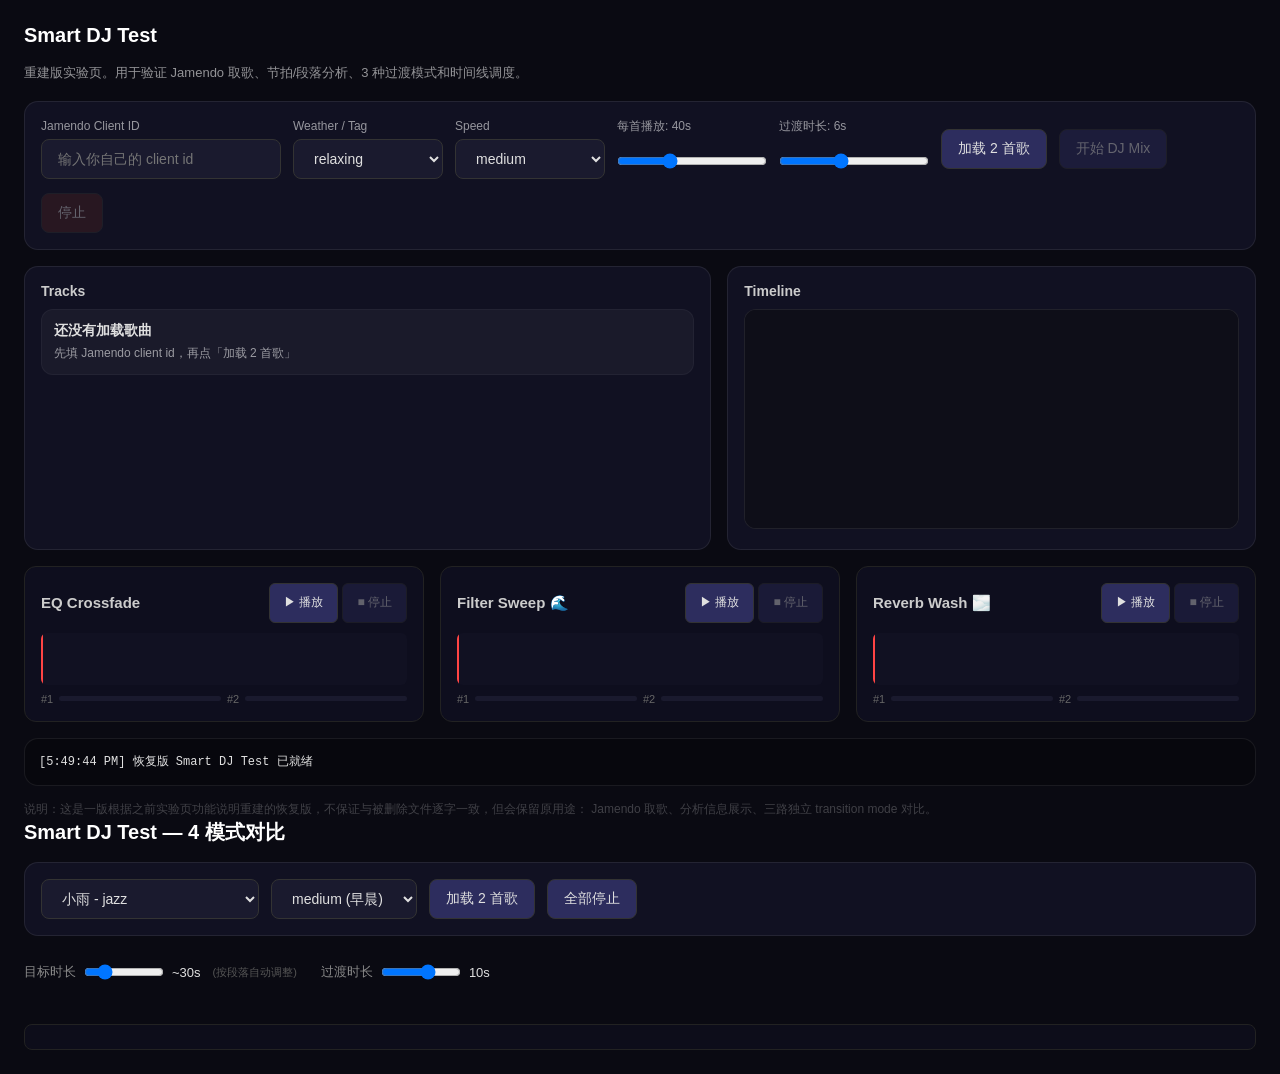
<file: html prototype/dj-test.html>
<!DOCTYPE html>
<html lang="zh-CN">
<head>
<meta charset="UTF-8">
<meta name="viewport" content="width=device-width, initial-scale=1.0">
<title>Vibrise Smart DJ Test</title>
<style>
  * { margin: 0; padding: 0; box-sizing: border-box; }

  :root {
    --bg: #0a0a12;
    --panel: #111122;
    --panel-2: #17172b;
    --line: rgba(255,255,255,0.08);
    --text: rgba(255,255,255,0.94);
    --muted: rgba(255,255,255,0.56);
    --soft: rgba(255,255,255,0.22);
    --accent: #c78a46;
    --accent-2: #89b4ff;
    --danger: #ff6b6b;
    --ok: #7dd3a7;
  }

  body {
    font-family: -apple-system, BlinkMacSystemFont, "Segoe UI", sans-serif;
    background: var(--bg);
    color: var(--text);
    min-height: 100vh;
    padding: 24px;
  }

  h1 {
    font-size: 20px;
    font-weight: 700;
    margin-bottom: 8px;
  }

  .subtitle {
    color: var(--muted);
    font-size: 13px;
    line-height: 1.5;
    margin-bottom: 18px;
  }

  .controls {
    display: flex;
    gap: 12px;
    flex-wrap: wrap;
    align-items: end;
    padding: 16px;
    background: var(--panel);
    border: 1px solid var(--line);
    border-radius: 14px;
    margin-bottom: 16px;
  }

  .field {
    display: flex;
    flex-direction: column;
    gap: 6px;
    min-width: 150px;
  }

  .field label {
    font-size: 12px;
    color: var(--muted);
  }

  select,
  input,
  button {
    height: 40px;
    padding: 0 12px;
    border-radius: 10px;
    border: 1px solid var(--line);
    background: var(--panel-2);
    color: var(--text);
    font-size: 14px;
  }

  input[type="range"] {
    padding: 0;
  }

  button {
    cursor: pointer;
    transition: background 150ms ease, transform 150ms ease, opacity 150ms ease;
  }

  button:hover { background: #212141; }
  button:active { transform: translateY(1px); }
  button:disabled { opacity: 0.45; cursor: not-allowed; }

  .primary {
    background: #2d2d5e;
  }

  .danger {
    background: #4b2020;
  }

  .meta-grid {
    display: grid;
    grid-template-columns: 1.3fr 1fr;
    gap: 16px;
    margin-bottom: 16px;
  }

  .card {
    background: var(--panel);
    border: 1px solid var(--line);
    border-radius: 14px;
    padding: 16px;
  }

  .card h2 {
    font-size: 14px;
    margin-bottom: 10px;
  }

  .track-list {
    display: flex;
    flex-direction: column;
    gap: 10px;
  }

  .track-item {
    display: flex;
    justify-content: space-between;
    gap: 16px;
    padding: 12px;
    border-radius: 12px;
    background: rgba(255,255,255,0.04);
    border: 1px solid rgba(255,255,255,0.04);
  }

  .track-copy {
    min-width: 0;
    flex: 1;
  }

  .track-name {
    font-size: 14px;
    font-weight: 600;
    white-space: nowrap;
    overflow: hidden;
    text-overflow: ellipsis;
  }

  .track-meta {
    margin-top: 4px;
    font-size: 12px;
    color: var(--muted);
    line-height: 1.5;
  }

  .track-analysis {
    font-family: ui-monospace, SFMono-Regular, Menlo, monospace;
    font-size: 11px;
    color: #c9d5ff;
    text-align: right;
    line-height: 1.5;
    white-space: nowrap;
  }

  .timeline {
    width: 100%;
    height: 220px;
    background: #0e0e18;
    border-radius: 12px;
    border: 1px solid var(--line);
  }

  .players-grid {
    display: grid;
    grid-template-columns: repeat(3, minmax(0, 1fr));
    gap: 16px;
    margin-bottom: 16px;
  }

  .player-panel {
    background: var(--panel);
    border: 1px solid var(--line);
    border-radius: 14px;
    padding: 16px;
  }

  .player-head {
    display: flex;
    justify-content: space-between;
    gap: 12px;
    margin-bottom: 12px;
  }

  .player-title {
    font-size: 14px;
    font-weight: 700;
  }

  .player-badge {
    font-size: 11px;
    color: #111;
    background: var(--accent);
    border-radius: 999px;
    padding: 4px 8px;
    white-space: nowrap;
  }

  .status-row,
  .small-row {
    display: flex;
    justify-content: space-between;
    gap: 12px;
    font-size: 12px;
    line-height: 1.6;
    color: var(--muted);
  }

  .small-row strong,
  .status-row strong {
    color: var(--text);
    font-weight: 600;
  }

  .meter {
    margin: 10px 0;
    height: 8px;
    border-radius: 999px;
    background: rgba(255,255,255,0.06);
    overflow: hidden;
  }

  .meter-bar {
    width: 0%;
    height: 100%;
    background: linear-gradient(90deg, var(--accent), var(--accent-2));
    transition: width 120ms linear;
  }

  .eq-tags {
    display: flex;
    gap: 8px;
    flex-wrap: wrap;
    margin-top: 10px;
  }

  .eq-tag {
    font-size: 11px;
    color: #d7e3ff;
    background: rgba(137,180,255,0.12);
    border: 1px solid rgba(137,180,255,0.14);
    border-radius: 999px;
    padding: 5px 8px;
  }

  .log {
    background: #07070d;
    border: 1px solid var(--line);
    border-radius: 14px;
    padding: 14px;
    font-family: ui-monospace, SFMono-Regular, Menlo, monospace;
    font-size: 12px;
    line-height: 1.55;
    max-height: 260px;
    overflow: auto;
    white-space: pre-wrap;
  }

  .footnote {
    margin-top: 14px;
    color: var(--soft);
    font-size: 12px;
    line-height: 1.6;
  }

  @media (max-width: 1080px) {
    .players-grid,
    .meta-grid {
      grid-template-columns: 1fr;
    }
  }
</style>
</head>
<body>
  <h1>Smart DJ Test</h1>
  <div class="subtitle">
    重建版实验页。用于验证 Jamendo 取歌、节拍/段落分析、3 种过渡模式和时间线调度。
  </div>

  <div class="controls">
    <div class="field" style="min-width:240px;">
      <label for="clientIdInput">Jamendo Client ID</label>
      <input id="clientIdInput" type="text" placeholder="输入你自己的 client id">
    </div>

    <div class="field">
      <label for="tagSelect">Weather / Tag</label>
      <select id="tagSelect">
        <option value="relaxing">relaxing</option>
        <option value="dream">dream</option>
        <option value="calm">calm</option>
        <option value="hopeful">hopeful</option>
        <option value="melancholic">melancholic</option>
        <option value="powerful">powerful</option>
      </select>
    </div>

    <div class="field">
      <label for="speedSelect">Speed</label>
      <select id="speedSelect">
        <option value="verylow">verylow</option>
        <option value="low">low</option>
        <option value="medium" selected>medium</option>
        <option value="high">high</option>
        <option value="veryhigh">veryhigh</option>
      </select>
    </div>

    <div class="field">
      <label for="segmentRange">每首播放: <span id="segmentValue">40</span>s</label>
      <input id="segmentRange" type="range" min="15" max="90" value="40">
    </div>

    <div class="field">
      <label for="transitionRange">过渡时长: <span id="transitionValue">6</span>s</label>
      <input id="transitionRange" type="range" min="2" max="12" value="6">
    </div>

    <button id="loadBtn" class="primary" type="button">加载 2 首歌</button>
    <button id="startBtn" class="primary" type="button" disabled>开始 DJ Mix</button>
    <button id="stopBtn" class="danger" type="button" disabled>停止</button>
  </div>

  <div class="meta-grid">
    <div class="card">
      <h2>Tracks</h2>
      <div id="trackList" class="track-list"></div>
    </div>
    <div class="card">
      <h2>Timeline</h2>
      <canvas id="timelineCanvas" class="timeline" width="900" height="220"></canvas>
    </div>
  </div>

  <div class="players-grid" id="playersGrid"></div>

  <div class="log" id="logOutput"></div>
  <div class="footnote">
    说明：这是一版根据之前实验页功能说明重建的恢复版，不保证与被删除文件逐字一致，但会保留原用途：
    Jamendo 取歌、分析信息展示、三路独立 transition mode 对比。
  </div>

<script>
(function() {
  var MODES = [
    { id: 'eqCrossfade', title: 'EQ Crossfade', badge: 'Filter + Gain' },
    { id: 'filterSweep', title: 'Filter Sweep', badge: 'Lowpass Sweep' },
    { id: 'reverbWash', title: 'Reverb Wash', badge: 'Wash Simulation' }
  ];

  var KEYS = ['C', 'Cm', 'D', 'Dm', 'E', 'Em', 'F', 'Fm', 'G', 'Gm', 'A', 'Am', 'B', 'Bm'];

  var state = {
    tracks: [],
    players: [],
    logLines: [],
    running: false,
    clientId: localStorage.getItem('vibrise_dj_client_id') || ''
  };

  var els = {
    clientIdInput: document.getElementById('clientIdInput'),
    tagSelect: document.getElementById('tagSelect'),
    speedSelect: document.getElementById('speedSelect'),
    segmentRange: document.getElementById('segmentRange'),
    transitionRange: document.getElementById('transitionRange'),
    segmentValue: document.getElementById('segmentValue'),
    transitionValue: document.getElementById('transitionValue'),
    loadBtn: document.getElementById('loadBtn'),
    startBtn: document.getElementById('startBtn'),
    stopBtn: document.getElementById('stopBtn'),
    trackList: document.getElementById('trackList'),
    timelineCanvas: document.getElementById('timelineCanvas'),
    playersGrid: document.getElementById('playersGrid'),
    logOutput: document.getElementById('logOutput')
  };

  function hashString(str) {
    var hash = 0;
    for (var i = 0; i < str.length; i += 1) {
      hash = ((hash << 5) - hash) + str.charCodeAt(i);
      hash |= 0;
    }
    return Math.abs(hash);
  }

  function log(message) {
    var timestamp = new Date().toLocaleTimeString();
    state.logLines.unshift('[' + timestamp + '] ' + message);
    state.logLines = state.logLines.slice(0, 80);
    els.logOutput.textContent = state.logLines.join('\n');
  }

  function setControlsState() {
    els.startBtn.disabled = state.tracks.length < 2 || state.running;
    els.stopBtn.disabled = !state.running;
    els.loadBtn.disabled = state.running;
  }

  function formatSeconds(value) {
    var mins = Math.floor(value / 60);
    var secs = Math.round(value % 60);
    return mins + ':' + String(secs).padStart(2, '0');
  }

  function randomInt(min, max) {
    return min + Math.floor(Math.random() * (max - min + 1));
  }

  function analyzeTrack(track) {
    var seed = hashString((track.name || '') + '|' + (track.artist_name || '') + '|' + (track.duration || 180));
    var duration = Number(track.duration || 180);
    var bpm = 88 + (seed % 56);
    var key = KEYS[seed % KEYS.length];
    var energy = ((seed % 45) + 45) / 100;
    var bestStart = Math.max(8, Math.round(duration * (0.12 + ((seed % 18) / 100))));
    var sectionStep = Math.max(12, Math.round(duration / 5));
    var sections = [];

    for (var t = 0; t < duration; t += sectionStep) {
      sections.push(t);
    }

    var exitPoints = [];
    var targetBase = Math.min(duration - 8, Math.max(bestStart + 18, Math.round(duration * 0.65)));
    exitPoints.push(targetBase);
    if (targetBase + 12 < duration - 4) exitPoints.push(targetBase + 12);

    return {
      bpm: bpm,
      key: key,
      energy: energy,
      sections: sections,
      bestStart: bestStart,
      exitPoints: exitPoints
    };
  }

  function createPlayer(mode) {
    var panel = document.createElement('div');
    panel.className = 'player-panel';
    panel.innerHTML = [
      '<div class="player-head">',
      '  <div class="player-title">' + mode.title + '</div>',
      '  <div class="player-badge">' + mode.badge + '</div>',
      '</div>',
      '<div class="status-row"><span>状态</span><strong data-role="status">Idle</strong></div>',
      '<div class="small-row"><span>当前</span><strong data-role="current">-</strong></div>',
      '<div class="small-row"><span>下一首</span><strong data-role="next">-</strong></div>',
      '<div class="meter"><div class="meter-bar" data-role="meter"></div></div>',
      '<div class="small-row"><span>音量</span><strong data-role="volume">0%</strong></div>',
      '<div class="eq-tags">',
      '  <div class="eq-tag" data-role="bpm">BPM --</div>',
      '  <div class="eq-tag" data-role="key">Key --</div>',
      '  <div class="eq-tag" data-role="section">Section --</div>',
      '</div>'
    ].join('');

    var audioA = new Audio();
    var audioB = new Audio();
    audioA.crossOrigin = 'anonymous';
    audioB.crossOrigin = 'anonymous';
    audioA.preload = 'auto';
    audioB.preload = 'auto';

    var context = new (window.AudioContext || window.webkitAudioContext)();
    var srcA = context.createMediaElementSource(audioA);
    var srcB = context.createMediaElementSource(audioB);
    var gainA = context.createGain();
    var gainB = context.createGain();
    var filterA = context.createBiquadFilter();
    var filterB = context.createBiquadFilter();

    filterA.type = 'lowpass';
    filterB.type = 'lowpass';
    filterA.frequency.value = 22000;
    filterB.frequency.value = 22000;
    gainA.gain.value = 1;
    gainB.gain.value = 0;

    srcA.connect(filterA).connect(gainA).connect(context.destination);
    srcB.connect(filterB).connect(gainB).connect(context.destination);

    return {
      mode: mode,
      panel: panel,
      audioA: audioA,
      audioB: audioB,
      context: context,
      gainA: gainA,
      gainB: gainB,
      filterA: filterA,
      filterB: filterB,
      rafId: 0,
      timers: [],
      active: false,
      currentIndex: 0,
      activeDeck: 'A',
      ui: {
        status: panel.querySelector('[data-role="status"]'),
        current: panel.querySelector('[data-role="current"]'),
        next: panel.querySelector('[data-role="next"]'),
        meter: panel.querySelector('[data-role="meter"]'),
        volume: panel.querySelector('[data-role="volume"]'),
        bpm: panel.querySelector('[data-role="bpm"]'),
        key: panel.querySelector('[data-role="key"]'),
        section: panel.querySelector('[data-role="section"]')
      }
    };
  }

  function renderPlayers() {
    els.playersGrid.innerHTML = '';
    state.players = MODES.map(function(mode) {
      var player = createPlayer(mode);
      els.playersGrid.appendChild(player.panel);
      return player;
    });
  }

  function renderTracks() {
    els.trackList.innerHTML = '';

    if (!state.tracks.length) {
      var empty = document.createElement('div');
      empty.className = 'track-item';
      empty.innerHTML = '<div class="track-copy"><div class="track-name">还没有加载歌曲</div><div class="track-meta">先填 Jamendo client id，再点「加载 2 首歌」</div></div>';
      els.trackList.appendChild(empty);
      return;
    }

    state.tracks.forEach(function(track, index) {
      var item = document.createElement('div');
      item.className = 'track-item';
      item.innerHTML = [
        '<div class="track-copy">',
        '  <div class="track-name">' + (index + 1) + '. ' + escapeHtml(track.name || 'Untitled') + '</div>',
        '  <div class="track-meta">' + escapeHtml(track.artist_name || 'Unknown Artist') + ' · ' + formatSeconds(track.duration || 0) + '</div>',
        '</div>',
        '<div class="track-analysis">',
        '  BPM ' + track.analysis.bpm + '<br>',
        '  Key ' + track.analysis.key + '<br>',
        '  Start ' + track.analysis.bestStart + 's',
        '</div>'
      ].join('');
      els.trackList.appendChild(item);
    });
  }

  function escapeHtml(text) {
    return String(text)
      .replace(/&/g, '&amp;')
      .replace(/</g, '&lt;')
      .replace(/>/g, '&gt;')
      .replace(/"/g, '&quot;')
      .replace(/'/g, '&#39;');
  }

  async function searchJamendo(params) {
    var clientId = els.clientIdInput.value.trim();
    if (!clientId) {
      throw new Error('请先输入 Jamendo client id');
    }

    localStorage.setItem('vibrise_dj_client_id', clientId);
    var query = new URLSearchParams(Object.assign({
      client_id: clientId,
      format: 'json',
      limit: '1',
      include: 'musicinfo',
      imagesize: '400',
      vocalinstrumental: 'instrumental',
      audioformat: 'mp32'
    }, params));

    var res = await fetch('https://api.jamendo.com/v3.0/tracks/?' + query.toString());
    var json = await res.json();
    return json.results && json.results[0] ? json.results[0] : null;
  }

  async function getFullCount(filterParams) {
    var clientId = els.clientIdInput.value.trim();
    var query = new URLSearchParams(Object.assign({
      client_id: clientId,
      format: 'json',
      limit: '1',
      fullcount: 'true',
      vocalinstrumental: 'instrumental'
    }, filterParams));
    var res = await fetch('https://api.jamendo.com/v3.0/tracks/?' + query.toString());
    var json = await res.json();
    return Number((json.headers && json.headers.results_fullcount) || 0);
  }

  async function fetchRandomTracks(count) {
    var tag = els.tagSelect.value;
    var speed = els.speedSelect.value;
    var filterParams = {};
    if (tag) filterParams.fuzzytags = tag;
    if (speed) filterParams.speed = speed;

    var total = await getFullCount(filterParams);
    if (!total) throw new Error('Jamendo 返回结果为空');

    var usedOffsets = new Set();
    var tracks = [];
    var pool = Math.max(1, Math.min(total, 500));
    var maxCount = Math.min(count, pool);

    for (var i = 0; i < maxCount; i += 1) {
      var offset;
      var guard = 0;
      do {
        offset = Math.floor(Math.random() * pool);
        guard += 1;
      } while (usedOffsets.has(offset) && guard < 50);

      usedOffsets.add(offset);
      var track = await searchJamendo(Object.assign({}, filterParams, { offset: String(offset) }));
      if (track) tracks.push(track);
    }

    return tracks;
  }

  function drawTimeline() {
    var canvas = els.timelineCanvas;
    var ctx = canvas.getContext('2d');
    var width = canvas.width;
    var height = canvas.height;

    ctx.clearRect(0, 0, width, height);
    ctx.fillStyle = '#0e0e18';
    ctx.fillRect(0, 0, width, height);

    var padX = 20;
    var rowH = 74;
    var barH = 24;
    var maxTime = 0;
    var segDur = Number(els.segmentRange.value);

    state.tracks.forEach(function(track) {
      var playDur = getAdaptivePlayDuration(track, segDur);
      maxTime += playDur;
    });

    if (!maxTime) return;

    var currentX = padX;
    var usableW = width - padX * 2;

    state.tracks.forEach(function(track, index) {
      var playDur = getAdaptivePlayDuration(track, segDur);
      var w = (playDur / maxTime) * usableW;
      var y = 26 + index * rowH;

      ctx.fillStyle = index === 0 ? '#c78a46' : '#89b4ff';
      ctx.fillRect(currentX, y, w, barH);

      ctx.fillStyle = '#ffffff';
      ctx.font = '12px sans-serif';
      ctx.fillText(track.name || ('Track ' + (index + 1)), currentX, y - 8);

      ctx.fillStyle = 'rgba(255,255,255,0.25)';
      track.analysis.sections.forEach(function(section) {
        var sx = currentX + (section / Math.max(1, track.duration)) * w;
        ctx.fillRect(sx, y, 1, barH);
      });

      currentX += w;
    });

    ctx.strokeStyle = 'rgba(255,255,255,0.12)';
    ctx.beginPath();
    ctx.moveTo(padX, height - 24);
    ctx.lineTo(width - padX, height - 24);
    ctx.stroke();
  }

  function getAdaptivePlayDuration(track, segDur) {
    var minDur = Math.round(segDur * 0.5);
    var maxDur = Math.round(segDur * 1.5);
    var exitPoints = track.analysis.exitPoints || [];
    var best = segDur;

    for (var i = 0; i < exitPoints.length; i += 1) {
      var candidate = exitPoints[i] - track.analysis.bestStart;
      if (candidate >= minDur && candidate <= maxDur) {
        best = candidate;
        break;
      }
    }

    return Math.max(minDur, Math.min(maxDur, best));
  }

  function cancelPlayer(player) {
    player.active = false;
    player.timers.forEach(clearTimeout);
    player.timers = [];
    cancelAnimationFrame(player.rafId);
    [player.audioA, player.audioB].forEach(function(audio) {
      audio.pause();
      audio.removeAttribute('src');
      audio.load();
    });
    player.gainA.gain.value = 1;
    player.gainB.gain.value = 0;
    player.filterA.frequency.value = 22000;
    player.filterB.frequency.value = 22000;
    player.ui.status.textContent = 'Idle';
    player.ui.current.textContent = '-';
    player.ui.next.textContent = '-';
    player.ui.meter.style.width = '0%';
    player.ui.volume.textContent = '0%';
    player.ui.bpm.textContent = 'BPM --';
    player.ui.key.textContent = 'Key --';
    player.ui.section.textContent = 'Section --';
  }

  function stopAll() {
    state.running = false;
    state.players.forEach(cancelPlayer);
    setControlsState();
    log('已停止所有 mode');
  }

  async function ensureAudioReady(player) {
    if (player.context.state === 'suspended') {
      await player.context.resume();
    }
  }

  function updatePlayerMeters(player, track) {
    if (!player.active) return;
    var activeAudio = player.activeDeck === 'A' ? player.audioA : player.audioB;
    var progress = activeAudio.duration ? (activeAudio.currentTime / activeAudio.duration) * 100 : 0;
    var sectionIndex = 0;

    (track.analysis.sections || []).forEach(function(section, index) {
      if (activeAudio.currentTime >= section) sectionIndex = index + 1;
    });

    player.ui.meter.style.width = Math.max(0, Math.min(100, progress)).toFixed(1) + '%';
    var currentGain = player.activeDeck === 'A' ? player.gainA.gain.value : player.gainB.gain.value;
    player.ui.volume.textContent = Math.round(currentGain * 100) + '%';
    player.ui.section.textContent = 'Section ' + sectionIndex;

    player.rafId = requestAnimationFrame(function() {
      updatePlayerMeters(player, track);
    });
  }

  function scheduleCrossfade(player, fromAudio, toAudio, fromGain, toGain, fromFilter, toFilter, transitionMs) {
    var start = performance.now();
    var modeId = player.mode.id;

    function tick(now) {
      if (!player.active) return;
      var t = Math.min(1, (now - start) / transitionMs);
      fromGain.gain.value = 1 - t;
      toGain.gain.value = t;

      if (modeId === 'eqCrossfade') {
        fromFilter.frequency.value = 22000 - (20000 * t);
        toFilter.frequency.value = 400 + (21600 * t);
      } else if (modeId === 'filterSweep') {
        fromFilter.frequency.value = 8000 - (7600 * t);
        toFilter.frequency.value = 300 + (21700 * t);
      } else {
        fromFilter.frequency.value = 14000 - (12000 * t);
        toFilter.frequency.value = 1200 + (18000 * t);
      }

      if (t < 1) {
        requestAnimationFrame(tick);
      }
    }

    requestAnimationFrame(tick);
  }

  async function runPlayer(player) {
    await ensureAudioReady(player);
    player.active = true;
    player.currentIndex = 0;
    player.activeDeck = 'A';
    player.ui.status.textContent = 'Running';

    var trackA = state.tracks[0];
    var trackB = state.tracks[1];
    var segDur = Number(els.segmentRange.value);
    var transitionSec = Number(els.transitionRange.value);

    player.audioA.src = trackA.audio;
    player.audioB.src = trackB.audio;

    player.audioA.currentTime = Math.min(trackA.analysis.bestStart, Math.max(0, (trackA.duration || 0) - 5));
    player.audioB.currentTime = Math.min(trackB.analysis.bestStart, Math.max(0, (trackB.duration || 0) - 5));

    player.ui.current.textContent = trackA.name || 'Track 1';
    player.ui.next.textContent = trackB.name || 'Track 2';
    player.ui.bpm.textContent = 'BPM ' + trackA.analysis.bpm;
    player.ui.key.textContent = 'Key ' + trackA.analysis.key;

    await player.audioA.play();
    log(player.mode.title + ': 开始播放 ' + (trackA.name || 'Track 1'));
    updatePlayerMeters(player, trackA);

    var playDurA = getAdaptivePlayDuration(trackA, segDur);
    var playDurB = getAdaptivePlayDuration(trackB, segDur);
    var crossfadeDelay = Math.max(1, playDurA - transitionSec) * 1000;

    player.timers.push(setTimeout(async function() {
      if (!player.active) return;
      player.activeDeck = 'B';
      player.ui.current.textContent = trackB.name || 'Track 2';
      player.ui.next.textContent = '-';
      player.ui.bpm.textContent = 'BPM ' + trackB.analysis.bpm;
      player.ui.key.textContent = 'Key ' + trackB.analysis.key;

      try {
        await player.audioB.play();
      } catch (error) {
        log(player.mode.title + ': 第二首播放失败 - ' + error.message);
      }

      log(player.mode.title + ': 进入过渡');
      scheduleCrossfade(
        player,
        player.audioA,
        player.audioB,
        player.gainA,
        player.gainB,
        player.filterA,
        player.filterB,
        transitionSec * 1000
      );

      player.timers.push(setTimeout(function() {
        if (!player.active) return;
        player.audioA.pause();
        player.audioA.currentTime = 0;
        updatePlayerMeters(player, trackB);
        log(player.mode.title + ': 切到第二首');
      }, transitionSec * 1000));
    }, crossfadeDelay));

    player.timers.push(setTimeout(function() {
      if (!player.active) return;
      player.active = false;
      player.ui.status.textContent = 'Finished';
      player.audioB.pause();
      player.ui.meter.style.width = '100%';
      player.ui.volume.textContent = '0%';
      log(player.mode.title + ': 播放完成');

      var allDone = state.players.every(function(item) {
        return !item.active;
      });
      if (allDone) {
        state.running = false;
        setControlsState();
      }
    }, (playDurA + playDurB) * 1000));
  }

  async function loadTracks() {
    try {
      els.loadBtn.disabled = true;
      log('开始从 Jamendo 拉取歌曲...');
      var tracks = await fetchRandomTracks(2);

      if (tracks.length < 2) {
        throw new Error('返回歌曲不足 2 首');
      }

      state.tracks = tracks.map(function(track) {
        track.analysis = analyzeTrack(track);
        return track;
      });

      renderTracks();
      drawTimeline();
      setControlsState();
      log('已加载 2 首歌');
    } catch (error) {
      log('加载失败: ' + error.message);
      alert(error.message);
    } finally {
      els.loadBtn.disabled = false;
    }
  }

  async function startMix() {
    if (state.tracks.length < 2) return;
    stopAll();
    state.running = true;
    setControlsState();
    log('开始 3 路独立对比');

    for (var i = 0; i < state.players.length; i += 1) {
      runPlayer(state.players[i]);
    }
  }

  function bindEvents() {
    els.clientIdInput.value = state.clientId;
    els.segmentRange.addEventListener('input', function() {
      els.segmentValue.textContent = els.segmentRange.value;
      drawTimeline();
    });
    els.transitionRange.addEventListener('input', function() {
      els.transitionValue.textContent = els.transitionRange.value;
    });
    els.loadBtn.addEventListener('click', loadTracks);
    els.startBtn.addEventListener('click', startMix);
    els.stopBtn.addEventListener('click', stopAll);
  }

  renderPlayers();
  renderTracks();
  drawTimeline();
  bindEvents();
  setControlsState();
  log('恢复版 Smart DJ Test 已就绪');
})();
</script>
</body>
</html>
<!DOCTYPE html>
<html lang="zh-CN">
<head>
<meta charset="UTF-8">
<meta name="viewport" content="width=device-width, initial-scale=1.0">
<title>Vibrise Smart DJ Test</title>
<style>
  * { margin: 0; padding: 0; box-sizing: border-box; }
  body {
    font-family: -apple-system, BlinkMacSystemFont, 'Segoe UI', sans-serif;
    background: #0a0a12;
    color: #e0e0e0;
    min-height: 100vh;
    padding: 24px;
  }
  h1 { font-size: 20px; margin-bottom: 16px; color: #fff; }
  h2 { font-size: 15px; margin-bottom: 8px; color: #ccc; }
  .controls {
    display: flex; gap: 12px; flex-wrap: wrap;
    margin-bottom: 16px; align-items: center;
  }
  select, button, input {
    padding: 8px 16px; border-radius: 8px; border: 1px solid #333;
    background: #1a1a2e; color: #e0e0e0; font-size: 14px;
    cursor: pointer;
  }
  button { background: #2d2d5e; }
  button:hover { background: #3d3d7e; }
  button:disabled { opacity: 0.4; cursor: not-allowed; }
  .track-info {
    background: #111122; border-radius: 10px; padding: 12px 16px;
    margin-bottom: 6px; display: flex; justify-content: space-between; align-items: center;
  }
  .track-info .name { font-size: 13px; font-weight: 600; }
  .track-info .meta { font-size: 11px; color: #888; }
  .track-info .bpm { font-size: 12px; color: #5566ff; font-family: monospace; }
  .players-grid {
    display: grid; grid-template-columns: 1fr 1fr 1fr; gap: 16px; margin-top: 16px;
  }
  .player-panel {
    background: #0e0e1e; border: 1px solid #222; border-radius: 12px; padding: 16px;
  }
  .player-panel.playing { border-color: #5566ff; }
  .player-header {
    display: flex; justify-content: space-between; align-items: center; margin-bottom: 10px;
  }
  .player-header h2 { margin: 0; }
  .player-btn { padding: 6px 14px; font-size: 12px; border-radius: 6px; }
  .player-timeline {
    background: #111122; border-radius: 6px; position: relative; height: 52px;
    margin-bottom: 8px; overflow: hidden;
  }
  .tl-track {
    position: absolute; height: 18px; border-radius: 3px; opacity: 0.8;
    display: flex; align-items: center; padding-left: 5px;
    font-size: 9px; color: #fff; font-weight: 600;
  }
  .tl-playhead {
    position: absolute; top: 0; bottom: 0; width: 2px;
    background: #ff4444; z-index: 10; left: 0;
  }
  .meter-row { display: flex; gap: 6px; align-items: center; font-size: 11px; color: #666; margin-top: 4px; }
  .meter-bar { flex: 1; height: 5px; background: #1a1a2e; border-radius: 3px; overflow: hidden; }
  .meter-fill { height: 100%; border-radius: 3px; transition: width 0.1s; }
  .meter-fill.v0 { background: linear-gradient(90deg, #3344aa, #5566ff); }
  .meter-fill.v1 { background: linear-gradient(90deg, #aa4433, #ff6655); }
  .param-group { display: flex; gap: 8px; align-items: center; font-size: 13px; }
  .param-group label { color: #888; }
  .param-group input[type="range"] { width: 80px; }
  #log {
    background: #0d0d1a; border: 1px solid #222; border-radius: 8px;
    padding: 12px; font-family: monospace; font-size: 11px;
    max-height: 180px; overflow-y: auto; line-height: 1.5;
    margin-top: 16px;
  }
  .log-time { color: #555; }
  .log-info { color: #5566ff; }
  .log-warn { color: #ffaa33; }
  .log-ok { color: #33cc66; }
  @media (max-width: 700px) {
    .players-grid { grid-template-columns: 1fr; }
  }
</style>
</head>
<body>

<h1>Smart DJ Test — 4 模式对比</h1>

<div class="controls">
  <select id="tagSelect">
    <option value="happy">晴 - happy</option>
    <option value="lounge+downtempo">多云 - lounge+downtempo</option>
    <option value="chillout">阴天 - chillout</option>
    <option value="atmospheric">雾 - atmospheric</option>
    <option value="lofi+chillhop">毛毛雨 - lofi+chillhop</option>
    <option value="jazz" selected>小雨 - jazz</option>
    <option value="cinematic">大雨 - cinematic</option>
    <option value="soft">小雪 - soft</option>
    <option value="newage">中雪 - newage</option>
    <option value="epic+adventure">雷暴 - epic+adventure</option>
  </select>
  <select id="speedSelect">
    <option value="low">low (凌晨)</option>
    <option value="medium" selected>medium (早晨)</option>
    <option value="high">high (白天)</option>
  </select>
  <button id="btnLoad" onclick="loadTracks()">加载 2 首歌</button>
  <button onclick="stopAll()">全部停止</button>
</div>

<div class="param-group" style="margin-bottom: 12px;">
  <label>目标时长</label>
  <input type="range" id="segDuration" min="15" max="90" value="30">
  <span id="segDurationVal">~30s</span>
  <span style="color:#555; font-size:11px; margin-left:4px;">(按段落自动调整)</span>
  <label style="margin-left: 16px;">过渡时长</label>
  <input type="range" id="fadeDuration" min="2" max="15" value="10">
  <span id="fadeDurationVal">10s</span>
</div>

<div id="trackInfoArea"></div>

<div class="players-grid" id="playersGrid"></div>

<div id="log"></div>

<script>
const CID = '8e61e407';
const API = 'https://api.jamendo.com/v3.0/tracks/';

let audioCtx = null;
let songData = []; // shared song analysis data (2 songs)
const players = {}; // keyed by mode name

const TRANSITION_MODES = ['eqCrossfade', 'filterSweep', 'reverbWash'];
const TRANSITION_LABELS = {
  eqCrossfade: 'EQ Crossfade',
  filterSweep: 'Filter Sweep 🌊',
  reverbWash: 'Reverb Wash 🌫️',
};

document.getElementById('segDuration').oninput = e => {
  document.getElementById('segDurationVal').textContent = '~' + e.target.value + 's';
};
document.getElementById('fadeDuration').oninput = e => {
  document.getElementById('fadeDurationVal').textContent = e.target.value + 's';
};

function log(msg, cls = 'info') {
  const el = document.getElementById('log');
  const now = new Date().toLocaleTimeString('en', { hour12: false });
  el.innerHTML += `<div><span class="log-time">[${now}]</span> <span class="log-${cls}">${msg}</span></div>`;
  el.scrollTop = el.scrollHeight;
}

// ====== FETCH ======
async function fetchTracks(tag, speed, count = 10) {
  const total = await fetch(`${API}?client_id=${CID}&format=json&limit=1&fullcount=true&vocalinstrumental=instrumental&durationbetween=60_600&fuzzytags=${tag}&speed=${speed}`)
    .then(r => r.json()).then(d => d.headers?.results_fullcount || 100);
  log(`池子大小: ${total} 首 (tag=${tag}, speed=${speed})`);
  const songs = [];
  const usedOffsets = new Set();
  for (let i = 0; i < count; i++) {
    let offset;
    do { offset = Math.floor(Math.random() * Math.min(total, 500)); }
    while (usedOffsets.has(offset));
    usedOffsets.add(offset);
    const data = await fetch(`${API}?client_id=${CID}&format=json&limit=1&vocalinstrumental=instrumental&durationbetween=60_600&fuzzytags=${tag}&speed=${speed}&audioformat=mp32&imagesize=200&offset=${offset}`)
      .then(r => r.json());
    if (data.results?.[0]) songs.push(data.results[0]);
  }
  return songs;
}

// ====== ANALYSIS (unchanged) ======
async function analyzeTrack(url, totalDuration) {
  try {
    const resp = await fetch(url, { headers: { 'Range': 'bytes=0-524287' } });
    const arrayBuf = await resp.arrayBuffer();
    const offCtx = new OfflineAudioContext(1, 44100 * 30, 44100);
    const audioBuf = await offCtx.decodeAudioData(arrayBuf);
    const raw = audioBuf.getChannelData(0);
    const sr = audioBuf.sampleRate;
    const decodedSecs = raw.length / sr;

    const bpmData = raw.subarray(0, Math.min(raw.length, sr * 10));
    const winSize = 1024, hop = 1024;
    const numWinBpm = Math.floor((bpmData.length - winSize) / hop);
    const bpmEnergy = new Float32Array(numWinBpm);
    for (let i = 0; i < numWinBpm; i++) {
      let sum = 0; const s = i * hop;
      for (let j = s; j < s + winSize; j++) sum += bpmData[j] * bpmData[j];
      bpmEnergy[i] = sum / winSize;
    }
    const minBPM = 60, maxBPM = 180;
    const minLag = Math.floor(60 / maxBPM * sr / hop);
    const maxLag = Math.floor(60 / minBPM * sr / hop);
    let bestLag = minLag, bestCorr = -Infinity;
    for (let lag = minLag; lag <= Math.min(maxLag, bpmEnergy.length - 1); lag++) {
      let corr = 0; const n = Math.min(bpmEnergy.length - lag, 800);
      for (let i = 0; i < n; i++) corr += bpmEnergy[i] * bpmEnergy[i + lag];
      if (corr > bestCorr) { bestCorr = corr; bestLag = lag; }
    }
    let bpm = 60 / (bestLag * hop / sr);
    while (bpm > 140) bpm /= 2;
    while (bpm < 70) bpm *= 2;
    bpm = Math.round(bpm);

    const secHop = 8192;
    const numWinFull = Math.floor((raw.length - secHop) / secHop);
    if (numWinFull < 2) {
      const avgE = bpmEnergy.reduce((a, b) => a + b, 0) / bpmEnergy.length;
      return { bpm, energy: avgE, sections: [], bestStart: totalDuration * 0.15, cutPoints: [], beatOffset: 0, key: { root: 0, mode: 'major', name: 'C' } };
    }
    const fullEnergy = new Float32Array(numWinFull);
    for (let i = 0; i < numWinFull; i++) {
      let sum = 0; const s = i * secHop;
      for (let j = s; j < s + secHop; j++) sum += raw[j] * raw[j];
      fullEnergy[i] = sum / secHop;
    }
    const smoothWin = Math.max(1, Math.round(1.5 * sr / secHop));
    const smoothed = new Float32Array(numWinFull);
    for (let i = 0; i < numWinFull; i++) {
      let sum = 0, cnt = 0;
      for (let j = Math.max(0, i - smoothWin); j <= Math.min(numWinFull - 1, i + smoothWin); j++) { sum += fullEnergy[j]; cnt++; }
      smoothed[i] = sum / cnt;
    }
    const avgEnergy = smoothed.reduce((a, b) => a + b, 0) / smoothed.length;
    const threshold = avgEnergy * 0.25;
    const sections = [{ time: 0, energy: smoothed[0] || 0 }];
    for (let i = 1; i < smoothed.length; i++) {
      const diff = Math.abs(smoothed[i] - smoothed[i - 1]);
      if (diff > threshold) {
        const time = (i * secHop) / sr;
        if (time - sections[sections.length - 1].time > 2.5) sections.push({ time, energy: smoothed[i] });
      }
    }
    const scale = totalDuration / decodedSecs;
    const scaledSections = sections.map(s => ({ time: Math.min(s.time * scale, totalDuration), energy: s.energy }));
    const minStart = totalDuration * 0.1;
    let bestStart = totalDuration * 0.15;
    for (const sec of scaledSections) { if (sec.time >= minStart) { bestStart = sec.time; break; } }
    const cutPoints = scaledSections.map(s => s.time).filter(t => t > 0);

    const onsetHop = 512;
    const numOnset = Math.floor((bpmData.length - onsetHop) / onsetHop);
    const onsetEnv = new Float32Array(numOnset);
    for (let i = 0; i < numOnset; i++) { let sum = 0; const s = i * onsetHop; for (let j = s; j < s + onsetHop; j++) sum += Math.abs(bpmData[j]); onsetEnv[i] = sum / onsetHop; }
    const flux = new Float32Array(numOnset);
    for (let i = 1; i < numOnset; i++) flux[i] = Math.max(0, onsetEnv[i] - onsetEnv[i - 1]);
    const fluxMean = flux.reduce((a, b) => a + b, 0) / flux.length;
    const fluxThresh = fluxMean * 1.5;
    const onsets = [];
    for (let i = 1; i < flux.length - 1; i++) {
      if (flux[i] > fluxThresh && flux[i] > flux[i - 1] && flux[i] >= flux[i + 1]) onsets.push(i * onsetHop / sr);
    }
    const beatInterval = 60 / bpm;
    let bestPhase = 0, bestScore = -1;
    for (let p = 0; p < 32; p++) {
      const phase = (p / 32) * beatInterval; let score = 0;
      for (const t of onsets) { const dist = ((t - phase) % beatInterval + beatInterval) % beatInterval; score += Math.max(0, 1 - Math.min(dist, beatInterval - dist) / (beatInterval * 0.25)); }
      if (score > bestScore) { bestScore = score; bestPhase = phase; }
    }

    const keyData = raw.subarray(0, Math.min(raw.length, sr * 8));
    const chroma = new Float64Array(12);
    const noteFreqs = [];
    for (let oct = 2; oct <= 5; oct++) for (let pc = 0; pc < 12; pc++) noteFreqs.push({ pc, freq: 440 * Math.pow(2, (pc - 9) / 12 + (oct - 4)) });
    const blockSize = 4096;
    const numBlocks = Math.floor(keyData.length / blockSize);
    for (let b = 0; b < numBlocks; b++) {
      const block = keyData.subarray(b * blockSize, (b + 1) * blockSize);
      for (const { pc, freq } of noteFreqs) {
        const k = Math.round(freq * blockSize / sr); const w = 2 * Math.PI * k / blockSize; const coeff = 2 * Math.cos(w);
        let s0 = 0, s1 = 0, s2 = 0;
        for (let n = 0; n < blockSize; n++) { s0 = block[n] + coeff * s1 - s2; s2 = s1; s1 = s0; }
        chroma[pc] += s1 * s1 + s2 * s2 - coeff * s1 * s2;
      }
    }
    const chromaMax = Math.max(...chroma) || 1;
    for (let i = 0; i < 12; i++) chroma[i] /= chromaMax;
    const majorProfile = [6.35,2.23,3.48,2.33,4.38,4.09,2.52,5.19,2.39,3.66,2.29,2.88];
    const minorProfile = [6.33,2.68,3.52,5.38,2.60,3.53,2.54,4.75,3.98,2.69,3.34,3.17];
    let bestKeyRoot = 0, bestKeyMode = 'major', bestKeyCorr = -Infinity;
    for (let root = 0; root < 12; root++) {
      for (const [profile, mode] of [[majorProfile, 'major'], [minorProfile, 'minor']]) {
        let sumXY = 0, sumX2 = 0, sumY2 = 0;
        for (let i = 0; i < 12; i++) { const x = chroma[(i + root) % 12]; const y = profile[i]; sumXY += x * y; sumX2 += x * x; sumY2 += y * y; }
        const corr = sumXY / (Math.sqrt(sumX2 * sumY2) || 1);
        if (corr > bestKeyCorr) { bestKeyCorr = corr; bestKeyRoot = root; bestKeyMode = mode; }
      }
    }
    const KEY_NAMES = ['C','C#','D','D#','E','F','F#','G','G#','A','A#','B'];
    const keyName = KEY_NAMES[bestKeyRoot] + (bestKeyMode === 'minor' ? 'm' : '');

    return { bpm, energy: avgEnergy, sections: scaledSections, bestStart, cutPoints, beatOffset: bestPhase, key: { root: bestKeyRoot, mode: bestKeyMode, name: keyName } };
  } catch (e) { return null; }
}

const CAMELOT_MAP = {
  '0minor':1,'7minor':2,'2minor':3,'9minor':4,'4minor':5,'11minor':6,
  '6minor':7,'1minor':8,'8minor':9,'3minor':10,'10minor':11,'5minor':12,
  '3major':1,'10major':2,'5major':3,'0major':4,'7major':5,'2major':6,
  '9major':7,'4major':8,'11major':9,'6major':10,'1major':11,'8major':12,
};
function camelotNum(key) { return CAMELOT_MAP[key.root + key.mode] || 1; }
function camelotLetter(key) { return key.mode === 'minor' ? 'A' : 'B'; }
function keyCompatScore(k1, k2) {
  const n1 = camelotNum(k1), n2 = camelotNum(k2);
  const l1 = camelotLetter(k1), l2 = camelotLetter(k2);
  if (n1 === n2) return 1.0;
  const diff = Math.min(Math.abs(n1 - n2), 12 - Math.abs(n1 - n2));
  if (diff === 1 && l1 === l2) return 0.85;
  if (diff === 1) return 0.6;
  return Math.max(0, 0.5 - diff * 0.08);
}

// ====== LOAD TRACKS (2 songs) ======
async function loadTracks() {
  const tag = document.getElementById('tagSelect').value;
  const speed = document.getElementById('speedSelect').value;
  document.getElementById('btnLoad').disabled = true;
  stopAll();
  songData = [];
  log('拉取候选歌曲 (10首)...', 'warn');
  const candidates = await fetchTracks(tag, speed, 10);
  if (candidates.length < 2) { log('歌曲不足', 'warn'); document.getElementById('btnLoad').disabled = false; return; }

  log(`拉取了 ${candidates.length} 首，正在并行分析...`, 'warn');
  const results = await Promise.all(
    candidates.map(s => analyzeTrack(s.audio, parseInt(s.duration) || 180).then(r => ({ song: s, ...(r || {}) })))
  );
  const analyzed = results.filter(r => r.bpm);
  analyzed.forEach(r => {
    log(`  ${r.song.name}: ${r.bpm} BPM, key=${r.key?.name}, ${r.sections?.length || 0} 段`, 'info');
  });
  if (analyzed.length < 2) { log('分析成功不足 2 首', 'warn'); document.getElementById('btnLoad').disabled = false; return; }

  analyzed.sort((a, b) => a.bpm - b.bpm);
  let bestIdx = 0, bestScore = -Infinity;
  for (let i = 0; i <= analyzed.length - 2; i++) {
    const spread = analyzed[i + 1].bpm - analyzed[i].bpm;
    const bpmScore = Math.max(0, 1 - spread / 30);
    const keyScore = keyCompatScore(analyzed[i].key, analyzed[i + 1].key);
    const score = bpmScore * 0.6 + keyScore * 0.4;
    if (score > bestScore) { bestScore = score; bestIdx = i; }
  }
  const picked = analyzed.slice(bestIdx, bestIdx + 2);
  picked.sort((a, b) => a.energy - b.energy);

  const kc = Math.round(keyCompatScore(picked[0].key, picked[1].key) * 100);
  log(`选出 2 首 (BPM差 ${picked[1].bpm - picked[0].bpm}, 调性 ${kc}%):`, 'ok');
  picked.forEach((p, i) => {
    const level = i === 0 ? '🌙 柔和' : '⚡ 活力';
    log(`  ✓ ${p.song.name}: ${p.bpm} BPM, ${p.key.name}, ${level}`, 'ok');
  });

  songData = picked;
  renderTrackInfo();
  renderPlayers();
  document.getElementById('btnLoad').disabled = false;
  log('准备就绪，点击各播放器的 ▶ 按钮试听', 'ok');
}

function renderTrackInfo() {
  const area = document.getElementById('trackInfoArea');
  area.innerHTML = songData.map((s, i) => {
    const d = parseInt(s.song.duration) || 0;
    const level = i === 0 ? '🌙 柔和' : '⚡ 活力';
    return `<div class="track-info">
      <div><span class="name">#${i+1} ${s.song.name}</span>
      <span class="meta"> · ${s.song.artist_name} · ${Math.floor(d/60)}:${(d%60).toString().padStart(2,'0')} · ${level}</span></div>
      <span class="bpm">${s.bpm} BPM · ${s.key.name}</span>
    </div>`;
  }).join('');
}

function renderPlayers() {
  const grid = document.getElementById('playersGrid');
  grid.innerHTML = '';
  TRANSITION_MODES.forEach(mode => {
    players[mode] = { tracks: [], interval: null, startTime: 0, totalDur: 0 };
    grid.innerHTML += `
      <div class="player-panel" id="panel-${mode}">
        <div class="player-header">
          <h2>${TRANSITION_LABELS[mode]}</h2>
          <div>
            <button class="player-btn" id="play-${mode}" onclick="startPlayer('${mode}')">▶ 播放</button>
            <button class="player-btn" id="stop-${mode}" onclick="stopPlayer('${mode}')" disabled>■ 停止</button>
          </div>
        </div>
        <div class="player-timeline" id="tl-${mode}">
          <div class="tl-playhead" id="ph-${mode}"></div>
        </div>
        <div class="meter-row">
          <span>#1</span>
          <div class="meter-bar"><div class="meter-fill v0" id="v0-${mode}" style="width:0%"></div></div>
          <span>#2</span>
          <div class="meter-bar"><div class="meter-fill v1" id="v1-${mode}" style="width:0%"></div></div>
        </div>
      </div>`;
  });
}

// ====== AUDIO SETUP ======
function initAudioCtx() {
  if (audioCtx) return;
  audioCtx = new (window.AudioContext || window.webkitAudioContext)();
}

function createTrackAudio(songInfo) {
  const audio = new Audio();
  audio.crossOrigin = 'anonymous';
  audio.src = songInfo.audio;
  audio.preload = 'auto';
  const t = { audio, info: songInfo, webAudio: false };
  try {
    t.sourceNode = audioCtx.createMediaElementSource(audio);
    t.gainNode = audioCtx.createGain(); t.gainNode.gain.value = 0;
    t.lowpass = audioCtx.createBiquadFilter(); t.lowpass.type = 'lowpass'; t.lowpass.frequency.value = 20000; t.lowpass.Q.value = 0.7;
    t.highpass = audioCtx.createBiquadFilter(); t.highpass.type = 'highpass'; t.highpass.frequency.value = 20; t.highpass.Q.value = 0.7;
    t.scGain = audioCtx.createGain(); t.scGain.gain.value = 1;
    t.analyser = audioCtx.createAnalyser(); t.analyser.fftSize = 256;
    t.sourceNode.connect(t.lowpass).connect(t.highpass).connect(t.gainNode).connect(t.scGain).connect(t.analyser).connect(audioCtx.destination);
    t.webAudio = true;
  } catch (e) { t.webAudio = false; }
  return t;
}

function waitForCanPlay(audio) {
  return new Promise((resolve, reject) => {
    if (audio.readyState >= 3) return resolve();
    const onReady = () => { cleanup(); resolve(); };
    const onError = () => { cleanup(); reject(new Error('load failed')); };
    const cleanup = () => { audio.removeEventListener('canplay', onReady); audio.removeEventListener('error', onError); };
    audio.addEventListener('canplay', onReady); audio.addEventListener('error', onError);
  });
}

function seekAndWait(audio, time) {
  return new Promise(resolve => {
    audio.currentTime = time;
    if (!audio.seeking) return resolve();
    const onSeeked = () => { audio.removeEventListener('seeked', onSeeked); resolve(); };
    audio.addEventListener('seeked', onSeeked);
  });
}

function resetFilters(t) {
  if (!t.webAudio) return;
  t.lowpass.frequency.cancelScheduledValues(audioCtx.currentTime);
  t.highpass.frequency.cancelScheduledValues(audioCtx.currentTime);
  t.gainNode.gain.cancelScheduledValues(audioCtx.currentTime);
  t.lowpass.frequency.setValueAtTime(20000, audioCtx.currentTime);
  t.highpass.frequency.setValueAtTime(20, audioCtx.currentTime);
  if (t.scGain) { t.scGain.gain.cancelScheduledValues(audioCtx.currentTime); t.scGain.gain.setValueAtTime(1, audioCtx.currentTime); }
}

function smoothRateChange(audio, fromRate, toRate, durationMs) {
  const startTime = performance.now();
  const step = () => {
    const elapsed = performance.now() - startTime;
    const progress = Math.min(elapsed / durationMs, 1);
    const eased = progress * progress * (3 - 2 * progress);
    audio.playbackRate = fromRate + (toRate - fromRate) * eased;
    if (progress < 1) requestAnimationFrame(step);
  };
  requestAnimationFrame(step);
}

// ====== TRANSITION FUNCTIONS ======
function volumeFadeOut(t, duration) {
  const start = t.audio.volume; const st = performance.now();
  const fade = () => { const p = Math.min((performance.now() - st) / 1000 / duration, 1); t.audio.volume = start * (1 - p); if (p < 1) requestAnimationFrame(fade); };
  requestAnimationFrame(fade);
}
function volumeFadeIn(t, duration) {
  t.audio.volume = 0; const st = performance.now();
  const fade = () => { const p = Math.min((performance.now() - st) / 1000 / duration, 1); t.audio.volume = p; if (p < 1) requestAnimationFrame(fade); };
  requestAnimationFrame(fade);
}

function applyEqCrossfade(prev, next, duration) {
  if (!prev.webAudio) { volumeFadeOut(prev, duration); volumeFadeIn(next, duration); return; }
  const now = audioCtx.currentTime;
  prev.lowpass.frequency.setValueAtTime(20000, now); prev.lowpass.frequency.exponentialRampToValueAtTime(200, now + duration * 0.8);
  prev.gainNode.gain.setValueAtTime(prev.gainNode.gain.value || 1, now); prev.gainNode.gain.linearRampToValueAtTime(0, now + duration);
  next.highpass.frequency.setValueAtTime(2000, now); next.highpass.frequency.exponentialRampToValueAtTime(20, now + duration * 0.8);
  next.lowpass.frequency.setValueAtTime(20000, now); next.gainNode.gain.setValueAtTime(0, now); next.gainNode.gain.linearRampToValueAtTime(1, now + duration);
}

function applyFilterSweep(prev, next, duration) {
  if (!prev.webAudio) { volumeFadeOut(prev, duration); volumeFadeIn(next, duration); return; }
  const now = audioCtx.currentTime; const half = duration / 2;
  prev.lowpass.frequency.setValueAtTime(20000, now); prev.lowpass.frequency.exponentialRampToValueAtTime(150, now + half);
  prev.gainNode.gain.setValueAtTime(1, now); prev.gainNode.gain.linearRampToValueAtTime(0, now + half + 0.5);
  next.lowpass.frequency.setValueAtTime(150, now); next.lowpass.frequency.exponentialRampToValueAtTime(20000, now + duration);
  next.highpass.frequency.setValueAtTime(20, now); next.gainNode.gain.setValueAtTime(0.3, now); next.gainNode.gain.linearRampToValueAtTime(1, now + half);
}

function applyReverbWash(prev, next, duration) {
  if (!prev.webAudio) { volumeFadeOut(prev, duration); volumeFadeIn(next, duration); return; }
  const now = audioCtx.currentTime;
  prev.highpass.frequency.setValueAtTime(20, now); prev.highpass.frequency.exponentialRampToValueAtTime(1200, now + duration * 0.6);
  prev.lowpass.frequency.setValueAtTime(20000, now); prev.lowpass.frequency.exponentialRampToValueAtTime(2000, now + duration * 0.7);
  prev.gainNode.gain.setValueAtTime(1, now); prev.gainNode.gain.linearRampToValueAtTime(0.5, now + duration * 0.5);
  prev.gainNode.gain.exponentialRampToValueAtTime(0.02, now + duration * 0.95); prev.gainNode.gain.linearRampToValueAtTime(0, now + duration);
  next.lowpass.frequency.setValueAtTime(400, now); next.lowpass.frequency.exponentialRampToValueAtTime(20000, now + duration * 0.8);
  next.highpass.frequency.setValueAtTime(20, now); next.gainNode.gain.setValueAtTime(0, now);
  next.gainNode.gain.linearRampToValueAtTime(0.3, now + duration * 0.2); next.gainNode.gain.linearRampToValueAtTime(1, now + duration * 0.7);
}

const TRANSITION_FNS = { eqCrossfade: applyEqCrossfade, filterSweep: applyFilterSweep, reverbWash: applyReverbWash };

function applySidechainPump(track, bpm, duration) {
  if (!track.webAudio || !track.scGain) return;
  const beatInt = 60 / bpm; const now = audioCtx.currentTime;
  const numBeats = Math.floor(duration / beatInt);
  track.scGain.gain.cancelScheduledValues(now); track.scGain.gain.setValueAtTime(1, now);
  for (let i = 0; i < numBeats; i++) {
    const bt = now + i * beatInt;
    track.scGain.gain.setValueAtTime(1, bt);
    track.scGain.gain.linearRampToValueAtTime(0.35, bt + 0.015);
    track.scGain.gain.linearRampToValueAtTime(1, bt + beatInt * 0.55);
  }
  track.scGain.gain.setValueAtTime(1, now + duration);
}

// ====== PER-PLAYER START/STOP ======
async function startPlayer(mode) {
  if (songData.length < 2) return;
  initAudioCtx();
  if (audioCtx.state === 'suspended') await audioCtx.resume();

  stopPlayer(mode);

  const segDur = parseInt(document.getElementById('segDuration').value);
  const fadeDur = parseInt(document.getElementById('fadeDuration').value);
  const p = players[mode];
  p.tracks = [];

  document.getElementById(`play-${mode}`).disabled = true;
  document.getElementById(`stop-${mode}`).disabled = false;
  document.getElementById(`panel-${mode}`).classList.add('playing');

  for (let i = 0; i < 2; i++) {
    const sd = songData[i];
    const t = createTrackAudio(sd.song);
    t.bpm = sd.bpm; t.energy = sd.energy; t.key = sd.key;
    t.beatOffset = sd.beatOffset; t.bestStart = sd.bestStart;
    t.cutPoints = sd.cutPoints || []; t.sections = sd.sections || [];
    t.audio.load();
    try {
      await waitForCanPlay(t.audio);
      let startPos = t.bestStart || (parseInt(sd.song.duration) || 60) * 0.2;
      const beatInt = 60 / t.bpm;
      const beatNum = Math.round((startPos - t.beatOffset) / beatInt);
      startPos = Math.max(0, t.beatOffset + beatNum * beatInt);
      startPos = Math.round(startPos * 100) / 100;
      await seekAndWait(t.audio, startPos);
      if (t.webAudio) t.gainNode.gain.setValueAtTime(0, audioCtx.currentTime);
      else t.audio.volume = 0;

      const songDur = parseInt(sd.song.duration) || 180;
      const minPlay = Math.max(15, segDur * 0.4);
      const maxPlay = Math.min(segDur * 1.8, songDur - startPos - 5);
      let playDur = segDur, bestDist = Infinity;
      for (const cp of t.cutPoints) {
        const dur = cp - startPos;
        if (dur >= minPlay && dur <= maxPlay) { const dist = Math.abs(dur - segDur); if (dist < bestDist) { bestDist = dist; playDur = Math.round(dur); } }
      }
      t._startPos = startPos; t._playDur = playDur;
      log(`[${TRANSITION_LABELS[mode]}] #${i+1} 从 ${Math.round(startPos)}s 播 ${playDur}s`, 'ok');
    } catch (e) { t._startPos = 0; t._playDur = segDur; }
    p.tracks.push(t);
  }

  p.totalDur = p.tracks.reduce((s, t) => s + t._playDur, 0);
  p.startTime = performance.now();
  drawPlayerTimeline(mode, fadeDur);

  const t0 = p.tracks[0];
  t0.audio.play().catch(() => {});
  if (t0.webAudio) t0.gainNode.gain.setValueAtTime(1, audioCtx.currentTime);
  else t0.audio.volume = 1;
  log(`[${TRANSITION_LABELS[mode]}] ▶ 开始`, 'ok');

  const delay = t0._playDur - fadeDur;
  p._transTimer = setTimeout(() => doTransition(mode, fadeDur), delay * 1000);
  p._endTimer = setTimeout(() => { log(`[${TRANSITION_LABELS[mode]}] 结束`, 'ok'); stopPlayer(mode); }, p.totalDur * 1000);
  p.interval = setInterval(() => updatePlayerMeters(mode), 50);
}

function doTransition(mode, fadeDur) {
  const p = players[mode];
  const prev = p.tracks[0], next = p.tracks[1];

  const matchRate = prev.bpm / next.bpm;
  const nextBeatInt = 60 / next.bpm;
  const nextTime = next.audio.currentTime;
  const nextPhasePos = ((nextTime - next.beatOffset) % nextBeatInt + nextBeatInt) % nextBeatInt;
  const adjustment = nextPhasePos % nextBeatInt;
  if (adjustment > 0.02 && adjustment < nextBeatInt - 0.02) next.audio.currentTime = nextTime + adjustment;

  const kc = Math.round(keyCompatScore(prev.key, next.key) * 100);
  log(`[${TRANSITION_LABELS[mode]}] 🎛 ${prev.key.name}→${next.key.name} (${kc}%), rate=${matchRate.toFixed(3)}, sync ${Math.round(adjustment*1000)}ms`, 'warn');

  next.audio.playbackRate = matchRate;
  next.audio.play().catch(() => {});
  TRANSITION_FNS[mode](prev, next, fadeDur);

  if (next.webAudio) {
    const pumpDur = fadeDur * 0.7;
    setTimeout(() => applySidechainPump(next, prev.bpm, pumpDur), fadeDur * 0.15 * 1000);
  }

  setTimeout(() => {
    smoothRateChange(next.audio, matchRate, 1.0, 4000);
  }, fadeDur * 1000);
  setTimeout(() => { prev.audio.pause(); resetFilters(prev); }, (fadeDur + 1) * 1000);
}

function stopPlayer(mode) {
  const p = players[mode];
  if (!p) return;
  p.tracks.forEach(t => { if (t.audio) { t.audio.pause(); t.audio.currentTime = 0; t.audio.playbackRate = 1.0; } });
  if (p.interval) { clearInterval(p.interval); p.interval = null; }
  clearTimeout(p._transTimer); clearTimeout(p._endTimer);
  p.tracks = [];
  document.getElementById(`play-${mode}`).disabled = songData.length < 2;
  document.getElementById(`stop-${mode}`).disabled = true;
  document.getElementById(`panel-${mode}`).classList.remove('playing');
  const ph = document.getElementById(`ph-${mode}`);
  if (ph) ph.style.left = '0';
  ['v0','v1'].forEach(k => { const el = document.getElementById(`${k}-${mode}`); if (el) el.style.width = '0%'; });
}

function stopAll() {
  TRANSITION_MODES.forEach(m => stopPlayer(m));
}

function updatePlayerMeters(mode) {
  const p = players[mode];
  p.tracks.forEach((t, i) => {
    if (!t.audio || t.audio.paused) return;
    let vol = 0;
    if (t.webAudio && t.analyser) {
      const data = new Uint8Array(t.analyser.frequencyBinCount);
      t.analyser.getByteFrequencyData(data);
      vol = data.reduce((a, b) => a + b, 0) / data.length / 255;
    } else { vol = t.audio.volume * 0.6; }
    const el = document.getElementById(`v${i}-${mode}`);
    if (el) el.style.width = (vol * 100) + '%';
  });
  const elapsed = (performance.now() - p.startTime) / 1000;
  const pct = Math.min(100, (elapsed / p.totalDur) * 100);
  const ph = document.getElementById(`ph-${mode}`);
  if (ph) ph.style.left = pct + '%';
}

function drawPlayerTimeline(mode, fadeDur) {
  const tl = document.getElementById(`tl-${mode}`);
  tl.querySelectorAll('.tl-track').forEach(e => e.remove());
  const p = players[mode];
  const colors = ['#3344aa', '#aa4433'];
  const total = p.totalDur;
  let accum = 0;
  p.tracks.forEach((t, i) => {
    const start = accum - (i > 0 ? fadeDur : 0);
    const dur = t._playDur;
    accum += dur;
    const el = document.createElement('div');
    el.className = 'tl-track';
    el.style.left = Math.max(0, start / total * 100) + '%';
    el.style.width = ((accum - Math.max(0, start)) / total * 100) + '%';
    el.style.top = (8 + i * 22) + 'px';
    el.style.background = colors[i];
    el.textContent = `#${i+1} ${t.info.name?.substring(0, 18)} (${dur}s)`;
    tl.appendChild(el);
  });
}

// Build initial player panels
renderPlayers();
</script>

</body>
</html>
</file>
